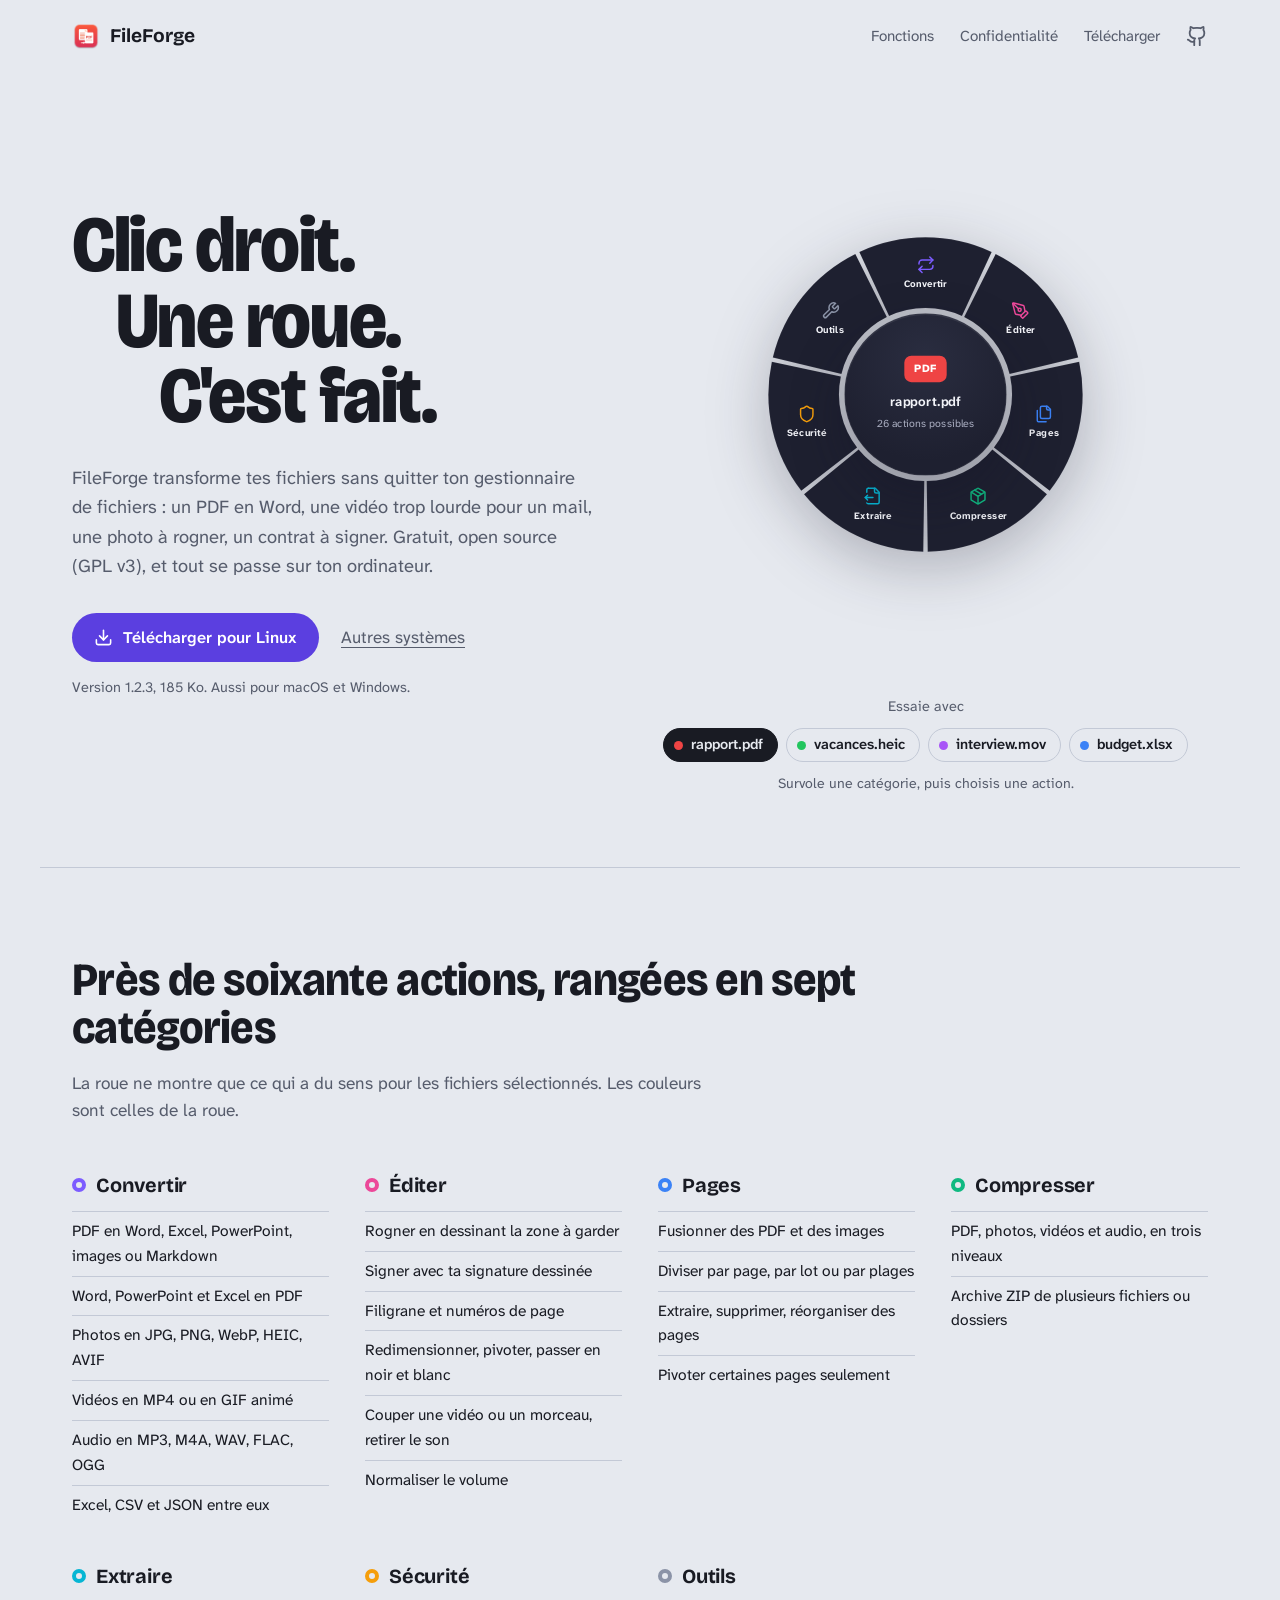
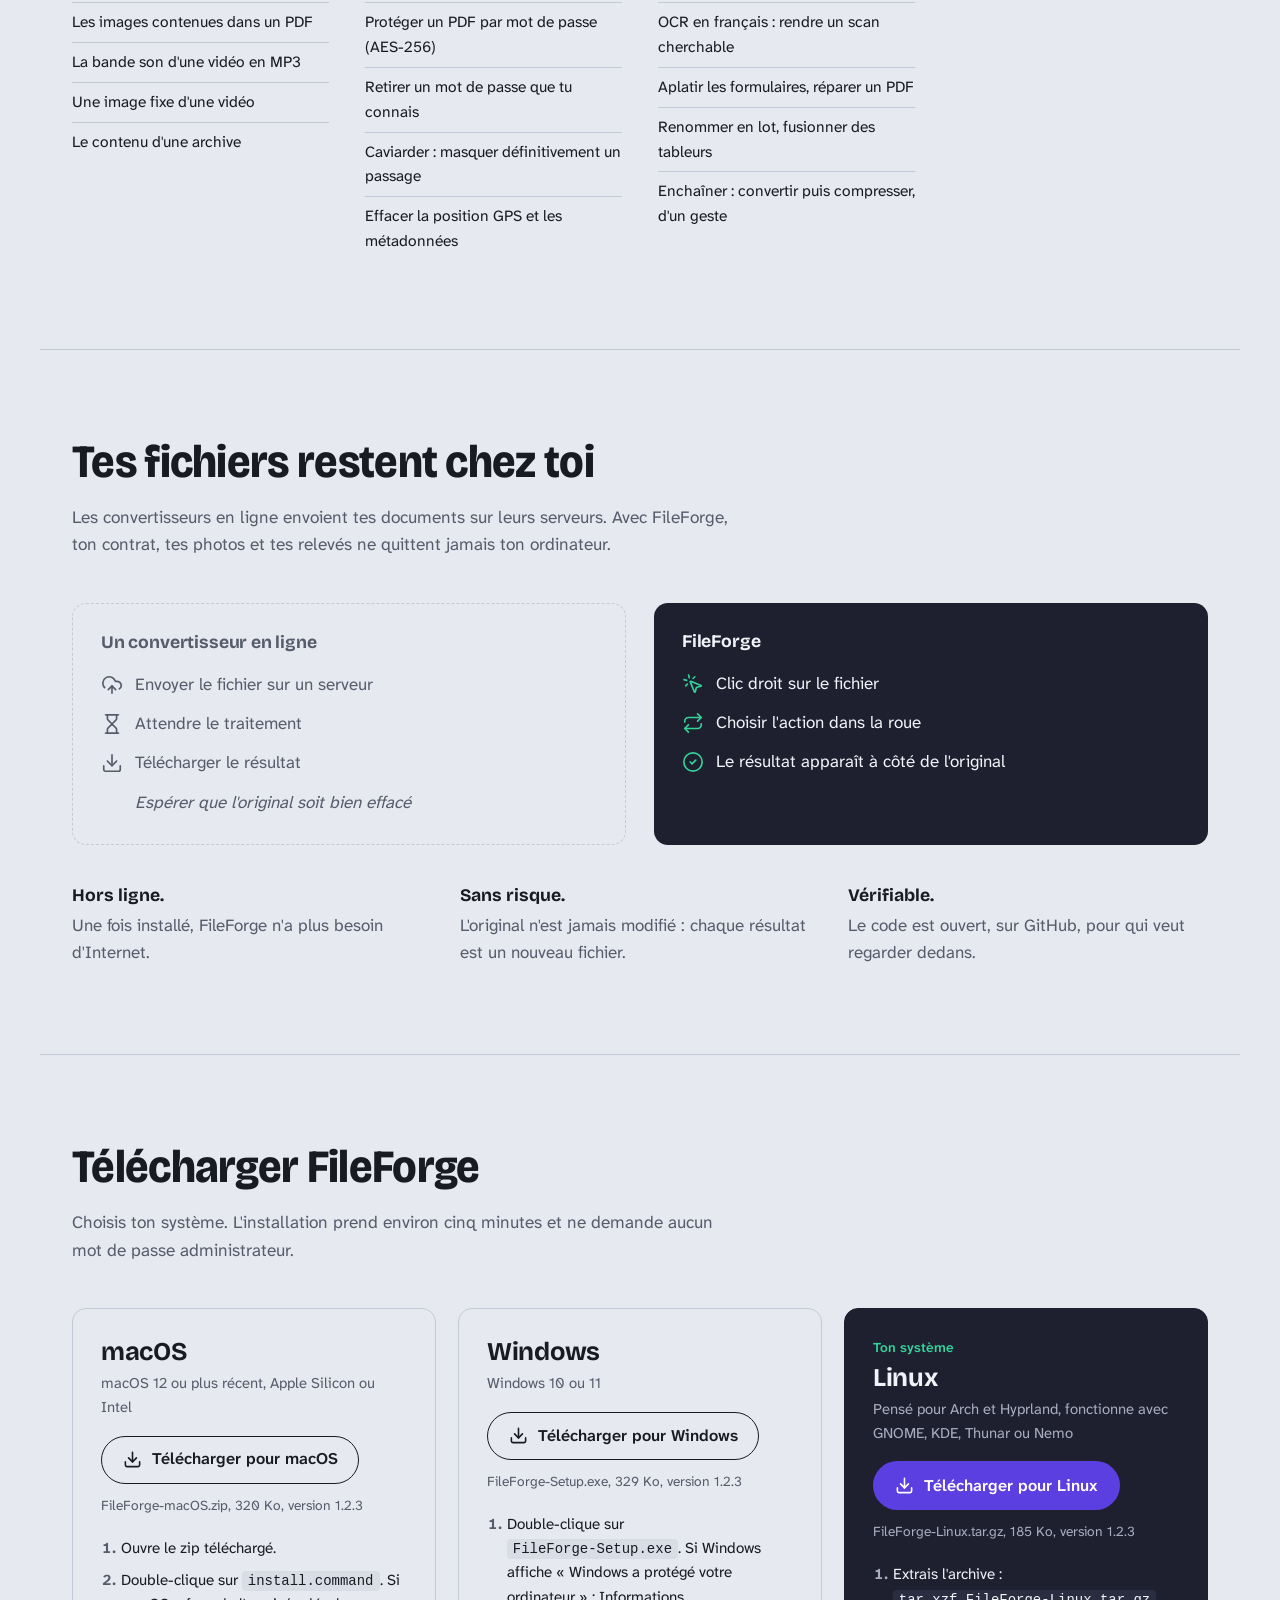
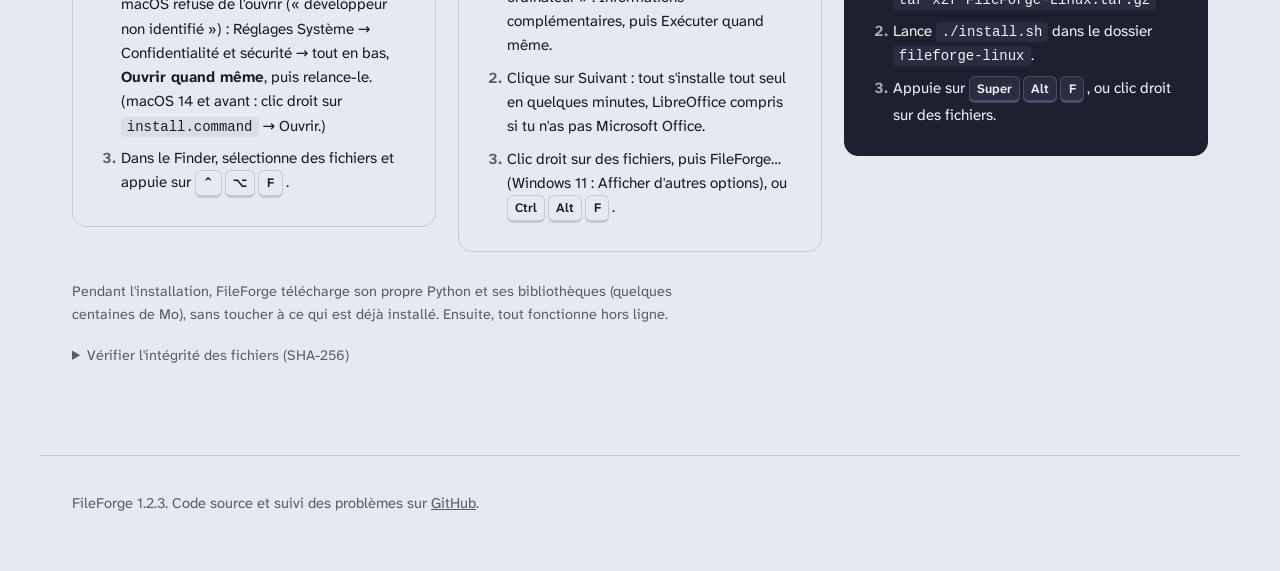
<file: index.html>
<!doctype html>
<html lang="fr">
<head>
<meta charset="utf-8">
<meta name="viewport" content="width=device-width, initial-scale=1">
<title>FileForge</title>
<meta name="description" content="Convertir, compresser, rogner, signer : FileForge s'ouvre en roue d'un clic droit sur tes fichiers. Gratuit, open source (GPL v3), et rien ne quitte ton ordinateur. Pour macOS, Windows et Linux.">
<meta name="theme-color" content="#E6E9EF" media="(prefers-color-scheme: light)">
<meta name="theme-color" content="#15161D" media="(prefers-color-scheme: dark)">
<meta property="og:title" content="FileForge">
<meta property="og:description" content="Clic droit, une roue, c'est fait. La boîte à outils de fichiers qui reste sur ton ordinateur.">
<meta property="og:type" content="website">
<meta property="og:image" content="/assets/icon-256.png">
<link rel="icon" type="image/png" href="assets/favicon.png">
<link rel="apple-touch-icon" href="assets/apple-touch-icon.png">
<link rel="preload" href="assets/fonts/bricolage-grotesque.woff2" as="font" type="font/woff2" crossorigin>
<link rel="preload" href="assets/fonts/atkinson-hyperlegible-next.woff2" as="font" type="font/woff2" crossorigin>
<link rel="stylesheet" href="assets/site.css">
</head>
<body>
<a class="skip" href="#contenu">Aller au contenu</a>

<header class="top">
  <a class="brand" href="./" aria-label="FileForge, accueil">
    <img src="assets/favicon.png" alt="" width="28" height="28">
    <span>FileForge</span>
  </a>
  <nav aria-label="Principale">
    <a href="#fonctions">Fonctions</a>
    <a href="#confidentialite">Confidentialité</a>
    <a href="#telecharger">Télécharger</a>
    <a class="gh" href="https://github.com/Tototra/FileForge" aria-label="Code source sur GitHub" data-icon="github"></a>
  </nav>
</header>

<main id="contenu">
  <section class="hero" aria-labelledby="titre">
    <div class="hero-text">
      <h1 id="titre"><span>Clic droit.</span> <span>Une roue.</span> <span>C'est fait.</span></h1>
      <p class="lead">FileForge transforme tes fichiers sans quitter ton gestionnaire de fichiers&nbsp;: un PDF en Word, une vidéo trop lourde pour un mail, une photo à rogner, un contrat à signer. Gratuit, open source (GPL v3), et tout se passe sur ton ordinateur.</p>
      <div class="cta">
        <a class="btn" id="hero-dl" href="#telecharger">Télécharger FileForge</a>
        <a class="quiet" id="hero-other" href="#telecharger">Voir tous les systèmes</a>
      </div>
      <p class="fine" id="hero-meta">macOS, Windows et Linux</p>
    </div>

    <figure class="demo" aria-label="Démonstration de la roue FileForge">
      <div class="wheel-frame" id="wheel-frame">
        <div class="wheel-stage" id="stage"></div>
      </div>
      <figcaption>
        <span class="try" id="try-label">Essaie avec</span>
        <div class="files" role="radiogroup" aria-labelledby="try-label" id="file-picker"></div>
        <p class="hint" id="hint">Survole une catégorie, puis choisis une action.</p>
      </figcaption>
    </figure>
  </section>

  <section class="features" id="fonctions" aria-labelledby="t-fonctions">
    <h2 id="t-fonctions">Près de soixante actions, rangées en sept catégories</h2>
    <p class="section-lead">La roue ne montre que ce qui a du sens pour les fichiers sélectionnés. Les couleurs sont celles de la roue.</p>
    <div class="cat-grid">
      <article class="cat" style="--c:#7c5cff">
        <h3>Convertir</h3>
        <ul>
          <li>PDF en Word, Excel, PowerPoint, images ou Markdown</li>
          <li>Word, PowerPoint et Excel en PDF</li>
          <li>Photos en JPG, PNG, WebP, HEIC, AVIF</li>
          <li>Vidéos en MP4 ou en GIF animé</li>
          <li>Audio en MP3, M4A, WAV, FLAC, OGG</li>
          <li>Excel, CSV et JSON entre eux</li>
        </ul>
      </article>
      <article class="cat" style="--c:#ec4899">
        <h3>Éditer</h3>
        <ul>
          <li>Rogner en dessinant la zone à garder</li>
          <li>Signer avec ta signature dessinée</li>
          <li>Filigrane et numéros de page</li>
          <li>Redimensionner, pivoter, passer en noir et blanc</li>
          <li>Couper une vidéo ou un morceau, retirer le son</li>
          <li>Normaliser le volume</li>
        </ul>
      </article>
      <article class="cat" style="--c:#3b82f6">
        <h3>Pages</h3>
        <ul>
          <li>Fusionner des PDF et des images</li>
          <li>Diviser par page, par lot ou par plages</li>
          <li>Extraire, supprimer, réorganiser des pages</li>
          <li>Pivoter certaines pages seulement</li>
        </ul>
      </article>
      <article class="cat" style="--c:#10b981">
        <h3>Compresser</h3>
        <ul>
          <li>PDF, photos, vidéos et audio, en trois niveaux</li>
          <li>Archive ZIP de plusieurs fichiers ou dossiers</li>
        </ul>
      </article>
      <article class="cat" style="--c:#06b6d4">
        <h3>Extraire</h3>
        <ul>
          <li>Les images contenues dans un PDF</li>
          <li>La bande son d'une vidéo en MP3</li>
          <li>Une image fixe d'une vidéo</li>
          <li>Le contenu d'une archive</li>
        </ul>
      </article>
      <article class="cat" style="--c:#f59e0b">
        <h3>Sécurité</h3>
        <ul>
          <li>Protéger un PDF par mot de passe (AES-256)</li>
          <li>Retirer un mot de passe que tu connais</li>
          <li>Caviarder : masquer définitivement un passage</li>
          <li>Effacer la position GPS et les métadonnées</li>
        </ul>
      </article>
      <article class="cat" style="--c:#8b93a7">
        <h3>Outils</h3>
        <ul>
          <li>OCR en français : rendre un scan cherchable</li>
          <li>Aplatir les formulaires, réparer un PDF</li>
          <li>Renommer en lot, fusionner des tableurs</li>
          <li>Enchaîner : convertir puis compresser, d'un geste</li>
        </ul>
      </article>
    </div>
  </section>

  <section class="privacy" id="confidentialite" aria-labelledby="t-privacy">
    <h2 id="t-privacy">Tes fichiers restent chez toi</h2>
    <p class="section-lead">Les convertisseurs en ligne envoient tes documents sur leurs serveurs. Avec FileForge, ton contrat, tes photos et tes relevés ne quittent jamais ton ordinateur.</p>
    <div class="flows">
      <div class="flow flow-web">
        <h3>Un convertisseur en ligne</h3>
        <ol>
          <li data-icon="cloud-upload">Envoyer le fichier sur un serveur</li>
          <li data-icon="hourglass">Attendre le traitement</li>
          <li data-icon="download">Télécharger le résultat</li>
          <li class="doubt">Espérer que l'original soit bien effacé</li>
        </ol>
      </div>
      <div class="flow flow-ff">
        <h3>FileForge</h3>
        <ol>
          <li data-icon="mouse-pointer-click">Clic droit sur le fichier</li>
          <li data-icon="repeat">Choisir l'action dans la roue</li>
          <li data-icon="circle-check">Le résultat apparaît à côté de l'original</li>
        </ol>
      </div>
    </div>
    <ul class="facts">
      <li><strong>Hors ligne.</strong> Une fois installé, FileForge n'a plus besoin d'Internet.</li>
      <li><strong>Sans risque.</strong> L'original n'est jamais modifié : chaque résultat est un nouveau fichier.</li>
      <li><strong>Vérifiable.</strong> Le code est ouvert, sur GitHub, pour qui veut regarder dedans.</li>
    </ul>
  </section>

  <section class="download" id="telecharger" aria-labelledby="t-dl">
    <h2 id="t-dl">Télécharger FileForge</h2>
    <p class="section-lead" id="dl-lead">Choisis ton système. L'installation prend environ cinq minutes et ne demande aucun mot de passe administrateur.</p>
    <div class="os-list" id="os-list">
      <article class="os" data-os="macos" aria-labelledby="os-mac">
        <header>
          <h3 id="os-mac">macOS</h3>
          <p class="req">macOS 12 ou plus récent, Apple Silicon ou Intel</p>
          <p class="yours" hidden>Ton système</p>
        </header>
        <a class="btn" href="downloads/FileForge-macOS.zip" download data-file="macos">Télécharger pour macOS</a>
        <p class="file" data-meta="macos">FileForge-macOS.zip</p>
        <ol class="steps">
          <li>Ouvre le zip téléchargé.</li>
          <li>Double-clique sur <code>install.command</code>. Si macOS refuse de l'ouvrir (« développeur non identifié ») : Réglages Système → Confidentialité et sécurité → tout en bas, <strong>Ouvrir quand même</strong>, puis relance-le. (macOS 14 et avant : clic droit sur <code>install.command</code> → Ouvrir.)</li>
          <li>Dans le Finder, sélectionne des fichiers et appuie sur <kbd>⌃</kbd><kbd>⌥</kbd><kbd>F</kbd>.</li>
        </ol>
      </article>
      <article class="os" data-os="windows" aria-labelledby="os-win">
        <header>
          <h3 id="os-win">Windows</h3>
          <p class="req">Windows 10 ou 11</p>
          <p class="yours" hidden>Ton système</p>
        </header>
        <a class="btn" href="downloads/FileForge-Setup.exe" download data-file="windows">Télécharger pour Windows</a>
        <p class="file" data-meta="windows">FileForge-Setup.exe</p>
        <ol class="steps">
          <li>Double-clique sur <code>FileForge-Setup.exe</code>. Si Windows affiche « Windows a protégé votre ordinateur » : Informations complémentaires, puis Exécuter quand même.</li>
          <li>Clique sur Suivant : tout s'installe tout seul en quelques minutes, LibreOffice compris si tu n'as pas Microsoft Office.</li>
          <li>Clic droit sur des fichiers, puis FileForge… (Windows 11 : Afficher d'autres options), ou <kbd>Ctrl</kbd><kbd>Alt</kbd><kbd>F</kbd>.</li>
        </ol>
      </article>
      <article class="os" data-os="linux" aria-labelledby="os-linux">
        <header>
          <h3 id="os-linux">Linux</h3>
          <p class="req">Pensé pour Arch et Hyprland, fonctionne avec GNOME, KDE, Thunar ou Nemo</p>
          <p class="yours" hidden>Ton système</p>
        </header>
        <a class="btn" href="downloads/FileForge-Linux.tar.gz" download data-file="linux">Télécharger pour Linux</a>
        <p class="file" data-meta="linux">FileForge-Linux.tar.gz</p>
        <ol class="steps">
          <li>Extrais l'archive : <code>tar xzf FileForge-Linux.tar.gz</code></li>
          <li>Lance <code>./install.sh</code> dans le dossier <code>fileforge-linux</code>.</li>
          <li>Appuie sur <kbd>Super</kbd><kbd>Alt</kbd><kbd>F</kbd>, ou clic droit sur des fichiers.</li>
        </ol>
      </article>
    </div>
    <p class="fine note">Pendant l'installation, FileForge télécharge son propre Python et ses bibliothèques (quelques centaines de Mo), sans toucher à ce qui est déjà installé. Ensuite, tout fonctionne hors ligne.</p>
    <details class="checksums">
      <summary>Vérifier l'intégrité des fichiers (SHA-256)</summary>
      <dl id="sums"><dt>Chargement…</dt></dl>
    </details>
  </section>
</main>

<footer class="bottom">
  <p><span id="version">FileForge</span>. Code source et suivi des problèmes sur <a href="https://github.com/Tototra/FileForge">GitHub</a>.</p>
</footer>

<script src="assets/wheel-data.js"></script>
<script src="assets/site.js"></script>
</body>
</html>
</file>
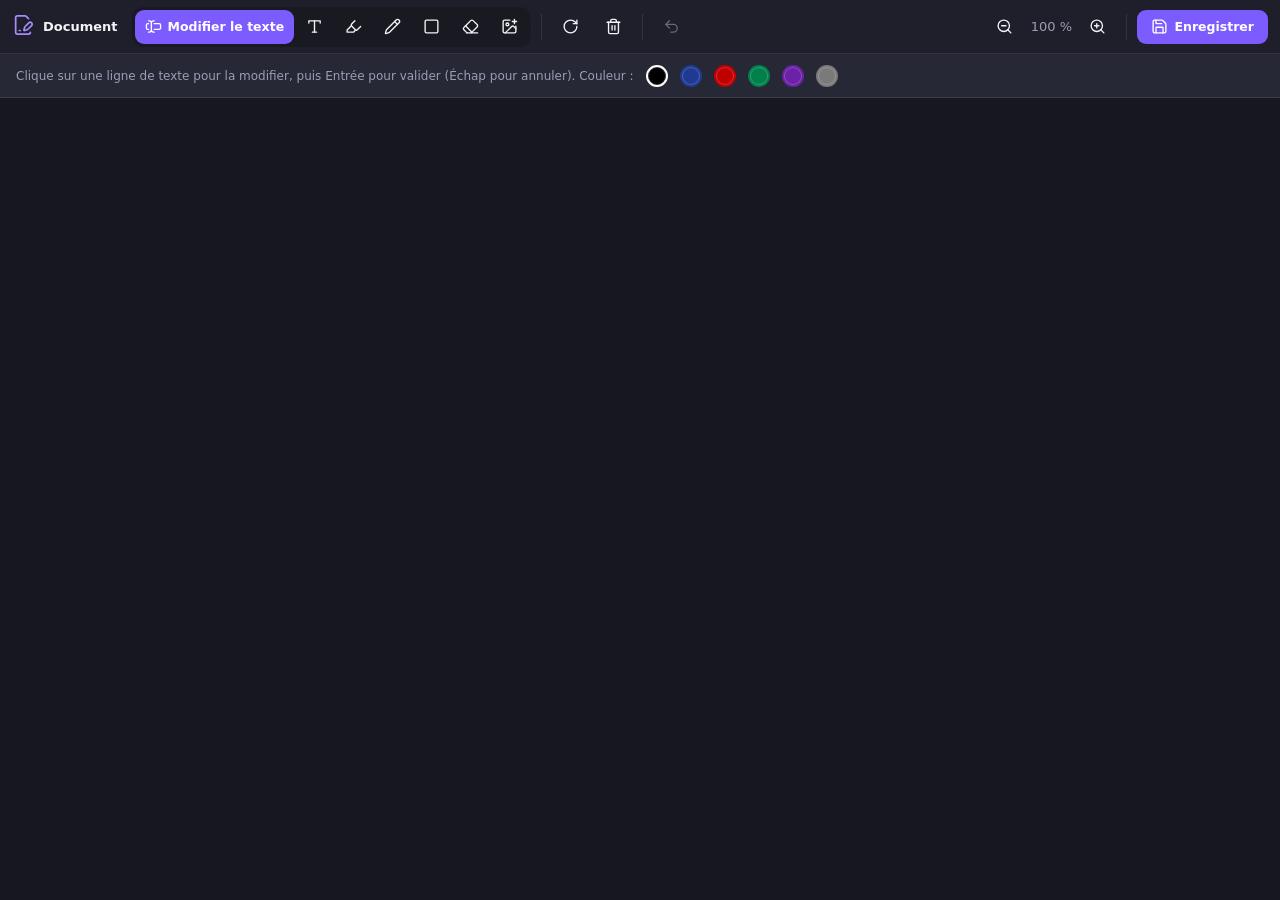
<file: src/editor.html>
<!doctype html>
<html lang="fr">
<head>
<meta charset="utf-8">
<title>FileForge — Éditeur PDF</title>
<script src="lucide.min.js"></script>
<style>
:root{--bg:#16171f;--panel:#1e1f2a;--panel2:#262836;--line:rgba(255,255,255,.09);--txt:#f2f2f7;--mut:#9d9db3;--acc:#7c5cff;--acc2:#a78bfa}
*{box-sizing:border-box}
html,body{margin:0;height:100%;background:var(--bg);color:var(--txt);
  font:13px "Segoe UI Variable Text","Segoe UI",-apple-system,system-ui,sans-serif;overflow:hidden;-webkit-user-select:none;user-select:none}
header{height:54px;display:flex;align-items:center;gap:6px;padding:0 12px;background:var(--panel);border-bottom:1px solid var(--line)}
.brand{display:flex;align-items:center;gap:9px;min-width:0;margin-right:8px}
.brand b{font-size:13px;font-weight:650;white-space:nowrap;overflow:hidden;text-overflow:ellipsis;max-width:260px}
.brand i{font-style:normal;color:var(--mut);font-size:11px}
.grp{display:flex;gap:2px;padding:3px;border-radius:11px;background:rgba(0,0,0,.18)}
.sep{width:1px;height:26px;background:var(--line);margin:0 4px}
button{all:unset;cursor:pointer;display:flex;align-items:center;gap:6px;height:34px;padding:0 10px;border-radius:9px;color:var(--txt);
  font-size:12.5px;font-weight:550;white-space:nowrap}
button:hover{background:rgba(255,255,255,.07)}
button.on{background:var(--acc);color:#fff}
button:disabled{opacity:.35;cursor:default;background:none}
button svg{flex:none}
.primary{background:var(--acc);color:#fff;padding:0 14px}
.brand{flex:0 1 auto}
@media (max-width:1480px){ #tools button:not(.on) span, #b-rot span, #b-del span, #b-undo span{display:none} .brand b{max-width:170px} }
@media (max-width:980px){ #tools button span, .brand div{display:none} }
.primary:hover{background:#8b6dff}
.spacer{flex:1}
.zoom{min-width:44px;text-align:center;color:var(--mut);font-variant-numeric:tabular-nums}
#opts{height:44px;display:flex;align-items:center;gap:12px;padding:0 16px;background:var(--panel2);border-bottom:1px solid var(--line);color:var(--mut)}
#opts .hint{font-size:12px}
.sw{width:22px;height:22px;border-radius:50%;cursor:pointer;border:2px solid transparent;box-shadow:inset 0 0 0 1px rgba(255,255,255,.2)}
.sw.on{border-color:#fff}
select{background:var(--panel);color:var(--txt);border:1px solid var(--line);border-radius:7px;padding:4px 6px;font:inherit}
.seg{display:flex;gap:2px;background:rgba(0,0,0,.2);padding:2px;border-radius:8px}
.seg button{height:26px;padding:0 9px;font-size:12px}
#view{position:absolute;top:98px;left:0;right:0;bottom:0;overflow:auto;padding:28px 0 60px}
.page{position:relative;margin:0 auto 26px;background:#fff;box-shadow:0 10px 30px rgba(0,0,0,.45);border-radius:2px}
.page img{position:absolute;inset:0;width:100%;height:100%;display:block}
.page .ov{position:absolute;inset:0;touch-action:none}
.page .num{position:absolute;left:0;right:0;bottom:-20px;text-align:center;color:var(--mut);font-size:11px}
.page.cur{outline:2px solid rgba(124,92,255,.55);outline-offset:3px}
.tool-edit .ov{cursor:text}
.tool-addtext .ov{cursor:copy}
.tool-highlight .ov,.tool-rect .ov,.tool-whiteout .ov,.tool-draw .ov,.tool-image .ov{cursor:crosshair}
.ln{position:absolute;border-radius:2px;outline:1px dashed transparent}
.tool-edit .ln:hover{outline-color:rgba(124,92,255,.8);background:rgba(124,92,255,.08)}
.box{position:absolute;min-width:30px;outline:2px solid var(--acc);background:#fff;color:#000;white-space:pre;line-height:1.18;
  -webkit-user-select:text;user-select:text;padding:0 1px;z-index:5}
.box:focus{outline-color:var(--acc2)}
.drag{position:absolute;border:1.5px dashed var(--acc);background:rgba(124,92,255,.12);pointer-events:none}
.drag.hl{background:rgba(255,212,0,.35);border-color:#d4a000}
.drag.wo{background:#fff;border-color:#888}
svg.ink{position:absolute;inset:0;width:100%;height:100%;pointer-events:none}
#toast{position:fixed;left:50%;bottom:22px;transform:translateX(-50%) translateY(20px);opacity:0;transition:.2s;
  background:#2c2e3e;border:1px solid var(--line);padding:10px 16px;border-radius:12px;box-shadow:0 10px 30px rgba(0,0,0,.4);
  display:flex;align-items:center;gap:12px;z-index:50}
#toast.in{opacity:1;transform:translateX(-50%)}
#toast button{height:28px;font-size:12px;background:rgba(255,255,255,.08)}
.modal{position:fixed;inset:0;background:rgba(10,10,16,.6);display:none;align-items:center;justify-content:center;z-index:60}
.modal.in{display:flex}
.card{background:var(--panel);border:1px solid var(--line);border-radius:16px;padding:22px;width:360px;box-shadow:0 20px 60px rgba(0,0,0,.5)}
.card h3{margin:0 0 6px;font-size:15px}
.card p{margin:0 0 14px;color:var(--mut);font-size:12.5px;line-height:1.45}
.card input{width:100%;padding:10px 12px;border-radius:10px;border:1px solid var(--line);background:rgba(0,0,0,.3);color:var(--txt);font:inherit;outline:none;-webkit-user-select:text;user-select:text}
.card .row{display:flex;gap:8px;justify-content:flex-end;margin-top:14px}
#busy{position:fixed;top:60px;right:16px;color:var(--mut);font-size:11.5px;display:none;align-items:center;gap:6px}
#busy.in{display:flex}
</style>
</head>
<body class="tool-edit">
<header>
  <div class="brand"><span id="logo"></span><div><b id="fname">Document</b><br><i id="pinfo"></i></div></div>
  <div class="grp" id="tools">
    <button data-t="edit" class="on" title="Modifier le texte existant (clic sur une ligne)"></button>
    <button data-t="addtext" title="Ajouter du texte (clic sur la page)"></button>
    <button data-t="highlight" title="Surligner, souligner ou barrer (tracer une zone)"></button>
    <button data-t="draw" title="Dessiner à main levée"></button>
    <button data-t="rect" title="Encadrer une zone"></button>
    <button data-t="whiteout" title="Effacer une zone (remplie de blanc, contenu supprimé)"></button>
    <button data-t="image" title="Insérer une image (puis cliquer sur la page)"></button>
  </div>
  <div class="sep"></div>
  <button id="b-rot" title="Pivoter la page courante"></button>
  <button id="b-del" title="Supprimer la page courante"></button>
  <div class="sep"></div>
  <button id="b-undo" title="Annuler (Ctrl+Z)" disabled></button>
  <div class="spacer"></div>
  <button id="b-zo" title="Dézoomer"></button><span class="zoom" id="zl">100 %</span><button id="b-zi" title="Zoomer"></button>
  <div class="sep"></div>
  <button id="b-save" class="primary" title="Enregistrer une copie modifiée (Ctrl+S)"></button>
</header>
<div id="opts"></div>
<div id="busy"></div>
<main id="view"></main>
<div id="toast"></div>
<div class="modal" id="m-pass"><div class="card"><h3>Document protégé</h3><p>Ce PDF est protégé par un mot de passe. Saisis-le pour l'ouvrir.</p>
  <input id="pw" type="password" autocomplete="off"><div class="row"><button id="pw-ok" class="primary">Ouvrir</button></div></div></div>
<script>
const $ = s => document.querySelector(s);
const api = () => window.pywebview.api;
function icon(n, s = 17){ try{ const p = n.split('-').map(w => w[0].toUpperCase() + w.slice(1)).join('');
  const e = lucide.createElement(lucide.icons[p]); e.setAttribute('width', s); e.setAttribute('height', s); e.setAttribute('stroke-width', '1.9'); return e.outerHTML }catch(e){ return '' } }
const TOOLS = {edit:['text-cursor-input','Modifier le texte'], addtext:['type','Ajouter du texte'], highlight:['highlighter','Surligner'],
  draw:['pencil','Dessiner'], rect:['square','Cadre'], whiteout:['eraser','Effacer'], image:['image-plus','Image']};
const COLORS = {text:['#000000','#1f3a93','#c00000','#00804a','#6b21a8','#7a7a7a'], hl:['#ffd400','#7cf08c','#7cd3ff','#ff9de2','#ffb066'],
  draw:['#0050ff','#e11d48','#000000','#00a86b','#ff8a00']};
const S = {info:null, zoom:1, tool:'edit', color:'#000000', hlColor:'#ffd400', drawColor:'#0050ff', size:12, width:2, hlStyle:'highlight',
  pages:[], cur:0, ops:0, editing:null, pendingImage:null, busy:0};

/* ───────── barre d'outils ───────── */
$('#logo').innerHTML = icon('file-pen-line', 22).replace('<svg', '<svg style="color:#a78bfa"');
document.querySelectorAll('#tools button').forEach(b => { const [ic, lab] = TOOLS[b.dataset.t]; b.innerHTML = icon(ic) + `<span>${lab}</span>`; b.onclick = () => setTool(b.dataset.t) });
$('#b-rot').innerHTML = icon('rotate-cw') + '<span>Pivoter</span>'; $('#b-del').innerHTML = icon('trash-2') + '<span>Supprimer</span>';
$('#b-undo').innerHTML = icon('undo-2') + '<span>Annuler</span>'; $('#b-zo').innerHTML = icon('zoom-out'); $('#b-zi').innerHTML = icon('zoom-in');
$('#b-save').innerHTML = icon('save') + '<span>Enregistrer</span>';

function setTool(t){
  commitEdit(); S.tool = t; S.pendingImage = t === 'image' ? S.pendingImage : null;
  document.body.className = 'tool-' + t;
  document.querySelectorAll('#tools button').forEach(b => b.classList.toggle('on', b.dataset.t === t));
  renderOpts(); S.pages.forEach(p => drawLines(p));
  if(t === 'image' && !S.pendingImage) pickImage();
}
function swatches(list, cur, key){
  return list.map(c => `<span class="sw${c === cur ? ' on' : ''}" data-c="${c}" data-k="${key}" style="background:${c}"></span>`).join('');
}
function renderOpts(){
  const o = $('#opts'); const t = S.tool;
  const sizes = [8,9,10,11,12,14,16,18,20,24,28,32,40].map(v => `<option${v == S.size ? ' selected' : ''}>${v}</option>`).join('');
  if(t === 'edit') o.innerHTML = `<span class="hint">Clique sur une ligne de texte pour la modifier, puis Entrée pour valider (Échap pour annuler). Couleur :</span>${swatches(COLORS.text, S.color, 'color')}`;
  else if(t === 'addtext') o.innerHTML = `<span class="hint">Clique où placer le texte.</span>${swatches(COLORS.text, S.color, 'color')}
    <select id="o-size">${sizes}</select><span class="hint">pt</span><div class="seg"><button id="o-b" class="${S.bold ? 'on' : ''}"><b>G</b></button><button id="o-i" class="${S.italic ? 'on' : ''}"><i>I</i></button></div>`;
  else if(t === 'highlight') o.innerHTML = `<div class="seg">${[['highlight','Surligner'],['underline','Souligner'],['strike','Barrer']].map(([k, l]) =>
    `<button data-hs="${k}" class="${S.hlStyle === k ? 'on' : ''}">${l}</button>`).join('')}</div>${swatches(COLORS.hl, S.hlColor, 'hlColor')}<span class="hint">Trace une zone sur le texte.</span>`;
  else if(t === 'draw' || t === 'rect') o.innerHTML = `${swatches(COLORS.draw, S.drawColor, 'drawColor')}<select id="o-w">${[1,2,3,5,8].map(v => `<option${v == S.width ? ' selected' : ''} value="${v}">${v} px</option>`).join('')}</select>
    <span class="hint">${t === 'draw' ? 'Dessine en maintenant le clic.' : 'Trace le cadre.'}</span>`;
  else if(t === 'whiteout') o.innerHTML = `<span class="hint">Trace la zone à effacer : son contenu est réellement supprimé et remplacé par du blanc.</span>`;
  else if(t === 'image') o.innerHTML = `<span class="hint">${S.pendingImage ? `« ${esc(S.pendingImage.name)} » : clique sur la page pour la placer (ou trace sa taille).` : 'Choisis une image…'}</span><button id="o-pick">Choisir une autre image</button>`;
  o.querySelectorAll('.sw').forEach(e => e.onclick = () => { S[e.dataset.k] = e.dataset.c; renderOpts() });
  o.querySelectorAll('[data-hs]').forEach(e => e.onclick = () => { S.hlStyle = e.dataset.hs; renderOpts() });
  const sz = $('#o-size'); if(sz) sz.onchange = () => S.size = +sz.value;
  const w = $('#o-w'); if(w) w.onchange = () => S.width = +w.value;
  const ob = $('#o-b'); if(ob) ob.onclick = () => { S.bold = !S.bold; renderOpts() };
  const oi = $('#o-i'); if(oi) oi.onclick = () => { S.italic = !S.italic; renderOpts() };
  const op = $('#o-pick'); if(op) op.onclick = pickImage;
}
function esc(s){ return String(s ?? '').replace(/[&<>"]/g, c => ({'&':'&amp;','<':'&lt;','>':'&gt;','"':'&quot;'}[c])) }

/* ───────── pages ───────── */
async function load(){
  let info = await api().info();
  if(info.needs_pass){ info = await askPassword(); if(!info) return }
  S.info = info; $('#fname').textContent = info.name;
  const maxw = Math.max(...info.pages.map(p => p.w));
  S.zoom = Math.max(0.5, Math.min(1.25, ($('#view').clientWidth - 90) / maxw));
  build();
}
function build(){
  const v = $('#view'); v.innerHTML = ''; S.pages = [];
  S.info.pages.forEach((p, i) => {
    const d = document.createElement('div'); d.className = 'page'; d.dataset.i = i;
    d.innerHTML = `<img alt=""><div class="ov"></div><div class="num">Page ${i + 1} / ${S.info.pages.length}</div>`;
    v.appendChild(d);
    const P = {i, el:d, img:d.querySelector('img'), ov:d.querySelector('.ov'), w:p.w, h:p.h, lines:[], z:0};
    sizePage(P); bindPage(P); S.pages.push(P); io.observe(d);
  });
  $('#pinfo').textContent = `${S.info.pages.length} page${S.info.pages.length > 1 ? 's' : ''}`;
  $('#b-undo').disabled = !S.info.can_undo; $('#zl').textContent = Math.round(S.zoom * 100) + ' %';
  setCur(Math.min(S.cur, S.pages.length - 1));
}
function sizePage(P){ P.el.style.width = P.w * S.zoom + 'px'; P.el.style.height = P.h * S.zoom + 'px' }
const io = new IntersectionObserver(es => es.forEach(e => { if(e.isIntersecting){ const P = S.pages[+e.target.dataset.i]; if(P && P.z !== S.zoom) renderPage(P) } }), {root:document.getElementById('view'), rootMargin:'600px'});
async function renderPage(P){
  P.z = S.zoom; busy(1);
  try{
    const r = await api().render(P.i, S.zoom * (window.devicePixelRatio || 1));
    if(r.error){ toast('Erreur : ' + esc(r.error)); return }
    P.img.src = r.img; P.lines = r.lines; P.w = r.w; P.h = r.h; sizePage(P); drawLines(P);
  }finally{ busy(-1) }
}
function rerender(pages){ (pages || S.pages).forEach(P => { P.z = 0; renderPage(P) }) }
function drawLines(P){
  P.ov.querySelectorAll('.ln').forEach(e => e.remove());
  if(S.tool !== 'edit') return;
  for(const l of P.lines){
    const [x0, y0, x1, y1] = l.bbox, e = document.createElement('div'); e.className = 'ln'; e.dataset.id = l.id;
    Object.assign(e.style, {left:x0 * S.zoom + 'px', top:y0 * S.zoom + 'px', width:(x1 - x0) * S.zoom + 'px', height:(y1 - y0) * S.zoom + 'px'});
    P.ov.appendChild(e);
  }
}
function setCur(i){ S.cur = i; S.pages.forEach(P => P.el.classList.toggle('cur', P.i === i && S.pages.length > 1)) }
function busy(d){ S.busy += d; const b = $('#busy'); b.classList.toggle('in', S.busy > 0); b.innerHTML = icon('loader-circle', 14) + 'Mise à jour…' }

/* ───────── interactions ───────── */
function pt(P, e){ const r = P.ov.getBoundingClientRect(); return [(e.clientX - r.left) / S.zoom, (e.clientY - r.top) / S.zoom] }
function bindPage(P){
  let start = null, prev = null, path = null, svg = null;
  // le clic ne doit pas retirer le focus de la zone de saisie qu'on vient d'ouvrir
  P.ov.addEventListener('mousedown', e => { if(!e.target.closest('.box')) e.preventDefault() });
  P.ov.addEventListener('pointerdown', e => {
    if(e.target.closest('.box')) return;
    setCur(P.i); const [x, y] = pt(P, e);
    if(S.tool === 'edit'){
      const ln = e.target.closest('.ln'); commitEdit();
      if(ln) startEdit(P, P.lines[+ln.dataset.id]);
      return;
    }
    if(S.tool === 'addtext'){ commitEdit(); startAdd(P, x, y); e.preventDefault(); return }
    commitEdit();
    if(S.tool === 'image' && !S.pendingImage){ pickImage(); return }
    start = [x, y]; try{ P.ov.setPointerCapture(e.pointerId) }catch(_){}
    if(S.tool === 'draw'){
      path = [[x, y]]; svg = document.createElementNS('http://www.w3.org/2000/svg', 'svg'); svg.setAttribute('class', 'ink');
      svg.innerHTML = `<polyline fill="none" stroke="${S.drawColor}" stroke-width="${S.width * S.zoom}" stroke-linecap="round" stroke-linejoin="round"/>`;
      P.ov.appendChild(svg);
    }else{
      prev = document.createElement('div'); prev.className = 'drag' + (S.tool === 'highlight' ? ' hl' : S.tool === 'whiteout' ? ' wo' : '');
      P.ov.appendChild(prev); moveRect(prev, start, start);
    }
  });
  P.ov.addEventListener('pointermove', e => {
    if(!start) return; const p = pt(P, e);
    if(path){ path.push(p); svg.firstChild.setAttribute('points', path.map(([a, b]) => `${a * S.zoom},${b * S.zoom}`).join(' ')) }
    else if(prev) moveRect(prev, start, p);
  });
  const end = async e => {
    if(!start) return; const p = pt(P, e), s0 = start; start = null;
    if(path){ const pts = path; path = null; const el = svg; svg = null;
      if(pts.length > 1) await doOp({type:'ink', page:P.i, points:pts, color:S.drawColor, width:S.width}, [P]); el.remove(); return }
    if(prev){ prev.remove(); prev = null }
    const r = [Math.min(s0[0], p[0]), Math.min(s0[1], p[1]), Math.max(s0[0], p[0]), Math.max(s0[1], p[1])];
    const small = r[2] - r[0] < 4 || r[3] - r[1] < 4;
    if(S.tool === 'image'){
      const im = S.pendingImage, w = small ? P.w * 0.3 : r[2] - r[0], h = small ? w * im.h / im.w : r[3] - r[1];
      await doOp({type:'image', page:P.i, rect:[r[0], r[1], r[0] + w, r[1] + h], data:im.data}, [P]); return;
    }
    if(small) return;
    if(S.tool === 'highlight') await doOp({type:S.hlStyle, page:P.i, rect:r, color:S.hlColor}, [P]);
    else if(S.tool === 'rect') await doOp({type:'rect', page:P.i, rect:r, color:S.drawColor, width:S.width}, [P]);
    else if(S.tool === 'whiteout') await doOp({type:'whiteout', page:P.i, rect:r}, [P]);
  };
  P.ov.addEventListener('pointerup', end); P.ov.addEventListener('pointercancel', () => { start = null; path = null; if(prev){ prev.remove(); prev = null } if(svg){ svg.remove(); svg = null } });
}
function moveRect(el, a, b){ Object.assign(el.style, {left:Math.min(a[0], b[0]) * S.zoom + 'px', top:Math.min(a[1], b[1]) * S.zoom + 'px',
  width:Math.abs(b[0] - a[0]) * S.zoom + 'px', height:Math.abs(b[1] - a[1]) * S.zoom + 'px'}) }

function family(l){
  // la police de la ligne d'abord (« ABCDEF+Georgia-Bold » → Georgia), si elle est installée ; sinon une famille proche
  const real = (l.font || '').split('+').pop().split(/[-,]/)[0].replace(/(PS)?MT$/, '')
    .replace(/(\s+(Regular|Bold|Italic|Oblique|Light|Medium|Semibold|Black))+$/i, '').replace(/[^\w ]/g, '');
  const base = l.mono ? 'Consolas,Courier New,monospace' : l.serif ? '"Times New Roman",Georgia,serif' : 'Helvetica,Arial,"Segoe UI",sans-serif';
  return (real ? `"${real}",` : '') + base;
}
function startEdit(P, l){
  const b = document.createElement('div'); b.className = 'box'; b.contentEditable = 'plaintext-only'; b.textContent = l.text;
  const [x0, y0, x1, y1] = l.bbox;
  Object.assign(b.style, {left:x0 * S.zoom - 2 + 'px', top:y0 * S.zoom - 1 + 'px', minWidth:(x1 - x0) * S.zoom + 4 + 'px', minHeight:(y1 - y0) * S.zoom + 2 + 'px',
    fontSize:l.size * S.zoom + 'px', fontFamily:family(l), fontWeight:l.bold ? 700 : 400, fontStyle:l.italic ? 'italic' : 'normal', color:l.color});
  P.ov.appendChild(b); S.editing = {P, l, el:b, kind:'edit'}; focusEnd(b); keys(b);
}
function startAdd(P, x, y){
  const b = document.createElement('div'); b.className = 'box'; b.contentEditable = 'plaintext-only';
  Object.assign(b.style, {left:x * S.zoom + 'px', top:y * S.zoom + 'px', fontSize:S.size * S.zoom + 'px', color:S.color,
    fontFamily:family({}), fontWeight:S.bold ? 700 : 400, fontStyle:S.italic ? 'italic' : 'normal', minHeight:S.size * 1.2 * S.zoom + 'px'});
  P.ov.appendChild(b); S.editing = {P, x, y, el:b, kind:'add'}; focusEnd(b); keys(b);
}
function keys(b){
  b.addEventListener('keydown', e => {
    if(e.key === 'Enter' && !e.shiftKey){ e.preventDefault(); commitEdit() }
    else if(e.key === 'Escape'){ e.preventDefault(); cancelEdit() }
    e.stopPropagation();
  });
}
function focusEnd(b){ b.focus(); requestAnimationFrame(() => { if(document.activeElement !== b) b.focus() }); const r = document.createRange(); r.selectNodeContents(b); r.collapse(false); const s = getSelection(); s.removeAllRanges(); s.addRange(r) }
function cancelEdit(){ if(S.editing){ S.editing.el.remove(); S.editing = null } }
async function commitEdit(){
  const ed = S.editing; if(!ed) return; S.editing = null;
  const text = ed.el.innerText.replace(/\r/g, '').replace(/\u00a0/g, ' ').replace(/\n+$/, '');
  if(ed.kind === 'edit'){
    if(text !== ed.l.text) await doOp({type:'text_edit', page:ed.P.i, line:ed.l.id, text, color:S.color !== '#000000' ? S.color : null}, [ed.P]);
  }else if(text.trim()){
    await doOp({type:'text_add', page:ed.P.i, x:ed.x, y:ed.y + S.size * 0.85, text, size:S.size, color:S.color, bold:!!S.bold, italic:!!S.italic}, [ed.P]);
  }
  ed.el.remove();
}
async function doOp(op, pages){
  busy(1);
  try{
    const r = await api().do(op);
    if(!r || r.error){ toast('Modification impossible : ' + esc(r && r.error)); return false }
    S.ops++; S.info = r.info; $('#b-undo').disabled = false;
    if(op.type === 'delete_page' || op.type === 'rotate'){ build(); rerender() } else rerender(pages);
    return true;
  }finally{ busy(-1) }
}
async function undo(){
  cancelEdit(); busy(1);
  try{ const r = await api().undo(); S.ops = Math.max(0, S.ops - 1); S.info = r.info; build(); rerender() }finally{ busy(-1) }
}
async function pickImage(){
  const r = await api().pick_image();
  if(r && !r.error){ S.pendingImage = r; if(S.tool !== 'image') setTool('image'); else renderOpts() }
  else if(!S.pendingImage) setTool('edit');
}
async function save(){
  await commitEdit(); busy(1);
  try{
    const r = await api().save();
    if(r.error){ toast('Enregistrement impossible : ' + esc(r.error)); return }
    S.saved = r.path;
    toast(`${icon('circle-check', 16).replace('<svg', '<svg style="color:#22c55e"')} Enregistré : <b>${esc(r.path.split(/[\\/]/).pop())}</b>
      <button id="t-open">Ouvrir</button><button id="t-show">Afficher</button>`, 9000);
    $('#t-open').onclick = () => api().open_path(r.path); $('#t-show').onclick = () => api().reveal(r.path);
    return r.path;
  }finally{ busy(-1) }
}
let tt = null;
function toast(html, ms = 4000){ const t = $('#toast'); t.innerHTML = html; t.classList.add('in'); clearTimeout(tt); tt = setTimeout(() => t.classList.remove('in'), ms) }
function askPassword(){
  return new Promise(res => {
    $('#m-pass').classList.add('in'); const inp = $('#pw'); inp.focus();
    const go = async () => { if(await api().unlock(inp.value)){ $('#m-pass').classList.remove('in'); res(await api().info()) } else { inp.value = ''; inp.placeholder = 'Mot de passe incorrect' } };
    $('#pw-ok').onclick = go; inp.onkeydown = e => { if(e.key === 'Enter') go() };
  });
}
function setZoom(z){ S.zoom = Math.max(0.3, Math.min(4, z)); $('#zl').textContent = Math.round(S.zoom * 100) + ' %'; cancelEdit();
  S.pages.forEach(P => { sizePage(P); P.z = 0; drawLines(P) }); S.pages.forEach(P => { const r = P.el.getBoundingClientRect(); if(r.bottom > -600 && r.top < innerHeight + 600) renderPage(P) }) }
$('#b-zi').onclick = () => setZoom(S.zoom * 1.2); $('#b-zo').onclick = () => setZoom(S.zoom / 1.2);
$('#b-undo').onclick = undo; $('#b-save').onclick = save;
$('#b-rot').onclick = () => doOp({type:'rotate', page:S.cur, angle:90});
$('#b-del').onclick = () => { if(S.pages.length < 2){ toast('Impossible de supprimer la seule page.'); return } doOp({type:'delete_page', page:S.cur}) };
$('#view').addEventListener('scroll', () => {
  const mid = innerHeight / 2; let best = S.cur, d = 1e9;
  S.pages.forEach(P => { const r = P.el.getBoundingClientRect(), c = Math.abs((r.top + r.bottom) / 2 - mid); if(c < d){ d = c; best = P.i } });
  if(best !== S.cur) setCur(best);
});
document.addEventListener('keydown', e => {
  const mod = e.ctrlKey || e.metaKey;
  if(mod && e.key.toLowerCase() === 'z'){ e.preventDefault(); undo() }
  else if(mod && e.key.toLowerCase() === 's'){ e.preventDefault(); save() }
  else if(mod && (e.key === '+' || e.key === '=')){ e.preventDefault(); setZoom(S.zoom * 1.2) }
  else if(mod && e.key === '-'){ e.preventDefault(); setZoom(S.zoom / 1.2) }
});
renderOpts();

/* ───────── outils pour les tests automatiques ───────── */
window.ED = {
  state(){ return JSON.stringify({ready:!!S.info, pages:S.pages.length, rendered:S.pages.filter(P => P.z).length, ops:S.ops, busy:S.busy,
    tool:S.tool, zoom:S.zoom, saved:S.saved || null, lines:S.pages.map(P => P.lines.length)}) },
  lines(i){ return JSON.stringify(S.pages[i].lines.map(l => ({id:l.id, text:l.text}))) },
  // vrais événements souris (pointeur) sur la page, en points PDF affichés
  pointer(i, type, x, y){ const P = S.pages[i], v = $('#view');
    if(type === 'pointerdown'){ const r0 = P.ov.getBoundingClientRect(), vr = v.getBoundingClientRect(), py = r0.top + y * S.zoom;
      if(py < vr.top + 40 || py > vr.bottom - 40) v.scrollTop += py - (vr.top + vr.bottom) / 2 }
    const r = P.ov.getBoundingClientRect();
    const tgt = type === 'pointerdown' ? (document.elementFromPoint(r.left + x * S.zoom, r.top + y * S.zoom) || P.ov) : P.ov;
    tgt.dispatchEvent(new PointerEvent(type, {bubbles:true, clientX:r.left + x * S.zoom, clientY:r.top + y * S.zoom, pointerId:1, isPrimary:true})); return true },
  type(text){ if(!S.editing) return false; S.editing.el.textContent = text; return true },
  commit(){ commitEdit(); return true }, tool(t){ setTool(t); return true }, opt(k, v){ S[k] = v; renderOpts(); return true },
  image(data, w, h, name){ S.pendingImage = {data, w, h, name:name || 'image.png'}; setTool('image'); return true },
  save(){ save(); return true }, undo(){ undo(); return true }, rotate(){ $('#b-rot').click(); return true }, del(){ $('#b-del').click(); return true },
};
window.addEventListener('pywebviewready', load);
</script>
</body>
</html>
</file>
<file: assets/site.css>
/* FileForge — site de présentation */
/* Polices hébergées ici (licence SIL OFL) : aucune requête vers un service tiers */
@font-face {
  font-family: "Bricolage Grotesque"; font-style: normal; font-display: swap;
  font-weight: 200 800; font-stretch: 75% 100%;
  src: url(fonts/bricolage-grotesque.woff2) format("woff2-variations"), url(fonts/bricolage-grotesque.woff2) format("woff2");
}
@font-face {
  font-family: "Atkinson Hyperlegible Next"; font-style: normal; font-display: swap;
  font-weight: 200 800;
  src: url(fonts/atkinson-hyperlegible-next.woff2) format("woff2-variations"), url(fonts/atkinson-hyperlegible-next.woff2) format("woff2");
}
:root {
  --fog: #E6E9EF;        /* fond : brume froide, calme autour de la roue */
  --fog-deep: #D9DDE6;   /* zones secondaires */
  --line: #C3C9D6;       /* filets */
  --ink: #191B23;        /* texte */
  --slate: #565C6C;      /* texte secondaire */
  --graphite: #1E2030;   /* la roue, le système détecté */
  --graphite-2: #2A2D40;
  --on-dark: #F2F3F8;
  --on-dark-2: #A9ADC0;
  --violet: #5B3FE0;     /* action principale (couleur « Convertir » de la roue, assombrie pour le contraste) */
  --violet-hover: #4A30C4;
  --focus: #5B3FE0;
  --radius-s: 6px;
  --radius-m: 14px;
  --display: "Bricolage Grotesque", "Avenir Next", system-ui, sans-serif;
  --text: "Atkinson Hyperlegible Next", "Atkinson Hyperlegible", system-ui, sans-serif;
  color-scheme: light;
}
@media (prefers-color-scheme: dark) {
  :root:not([data-theme="light"]) {
    --fog: #15161D; --fog-deep: #1C1E28; --line: #33374A; --ink: #ECEEF5; --slate: #A3A8BC;
    --graphite: #232638; --graphite-2: #2E3248; --violet: #7C61FF; --violet-hover: #8F78FF; --focus: #9C88FF;
    color-scheme: dark;
  }
}
:root[data-theme="dark"] {
  --fog: #15161D; --fog-deep: #1C1E28; --line: #33374A; --ink: #ECEEF5; --slate: #A3A8BC;
  --graphite: #232638; --graphite-2: #2E3248; --violet: #7C61FF; --violet-hover: #8F78FF; --focus: #9C88FF;
  color-scheme: dark;
}

*, *::before, *::after { box-sizing: border-box; }
html { -webkit-text-size-adjust: 100%; scroll-behavior: smooth; }
@media (prefers-reduced-motion: reduce) { html { scroll-behavior: auto; } }
body {
  margin: 0; background: var(--fog); color: var(--ink);
  font: 400 1.0625rem/1.6 var(--text);
  -webkit-font-smoothing: antialiased;

}
img, svg { display: block; }
a { color: inherit; }
:focus-visible { outline: 3px solid var(--focus); outline-offset: 3px; border-radius: 4px; }
.skip { position: absolute; left: -999px; top: 8px; background: var(--ink); color: var(--fog); padding: 8px 14px; border-radius: var(--radius-s); z-index: 10; }
.skip:focus { left: 16px; }
code { font: 0.92em/1 ui-monospace, "SF Mono", Menlo, Consolas, monospace; background: var(--fog-deep); padding: 2px 6px; border-radius: 4px; white-space: nowrap; }
kbd {
  display: inline-block; min-width: 1.9em; padding: 2px 7px; margin-right: 3px; text-align: center;
  font: 600 0.85em/1.5 var(--text); color: var(--ink);
  background: var(--fog); border: 1px solid var(--line); border-bottom-width: 3px; border-radius: 6px;
}

/* ───── en-tête ───── */
.top {
  max-width: 1200px; margin: 0 auto; padding: 22px 32px;
  display: flex; align-items: center; justify-content: space-between; gap: 16px;
}
.brand { display: flex; align-items: center; gap: 10px; text-decoration: none; font: 700 1.2rem/1 var(--display); }
.brand img { border-radius: 7px; }
.top nav { display: flex; align-items: center; gap: 26px; }
.top nav a { text-decoration: none; color: var(--slate); font-size: 0.95rem; }
.top nav a:hover { color: var(--ink); }
.top nav .gh svg { width: 22px; height: 22px; }

/* ───── héros ───── */
.hero {
  max-width: 1200px; margin: 0 auto; padding: 40px 32px 72px;
  display: grid; grid-template-columns: minmax(0, 1fr) minmax(0, 1.08fr); gap: 48px; align-items: center;
  overflow-x: clip; /* l'éventail de la roue peut déborder sur petit écran */
}
h1 {
  margin: 0; font-family: var(--display); font-weight: 800;
  font-size: clamp(2.9rem, 6.2vw, 5.6rem); line-height: 0.95; letter-spacing: -0.018em;
  font-variation-settings: "wdth" 90, "opsz" 96;
}
h1 span { display: block; }
h1 span:nth-child(2) { padding-left: 0.55em; }
h1 span:nth-child(3) { padding-left: 1.1em; }
.lead { max-width: 33em; margin: 30px 0 0; font-size: 1.15rem; color: var(--slate); }
.cta { display: flex; flex-wrap: wrap; align-items: center; gap: 14px 22px; margin-top: 32px; }
.btn {
  display: inline-flex; align-items: center; gap: 10px; text-decoration: none;
  background: var(--violet); color: #fff; font: 600 1.02rem/1 var(--text);
  padding: 15px 22px; border-radius: 999px;
  transition: background-color .15s ease;
}
.btn:hover { background: var(--violet-hover); }
.btn svg, .gh svg, .flow li svg { stroke: currentColor; fill: none; stroke-width: 2; stroke-linecap: round; stroke-linejoin: round; }
.btn svg { width: 19px; height: 19px; }
.quiet { color: var(--slate); text-underline-offset: 4px; }
.quiet:hover { color: var(--ink); }
.fine { font-size: 0.9rem; color: var(--slate); margin: 14px 0 0; }

/* ───── la roue ───── */
.demo { margin: 0; display: flex; flex-direction: column; align-items: center; }
.wheel-frame { width: min(100%, 600px); aspect-ratio: 1; position: relative; }
.wheel-stage {
  position: absolute; left: 0; top: 0; width: 760px; height: 760px;
  transform-origin: 0 0; font-family: -apple-system, "Segoe UI", var(--text), sans-serif;
  -webkit-user-select: none; user-select: none;
}
.ring { position: absolute; inset: 0; pointer-events: none; transform-origin: 380px 380px; transition: transform .38s cubic-bezier(.2,.9,.25,1.12), opacity .24s; }
.ring.pre { transform: scale(.82) rotate(-12deg); opacity: 0; }
.ring.out { transform: scale(1.06); opacity: 0; transition-duration: .16s; }
.ring > svg { position: absolute; inset: 0; overflow: visible; filter: drop-shadow(0 18px 34px rgba(20,22,40,.28)); }
.seg { pointer-events: visiblePainted; fill: var(--graphite); stroke: rgba(255,255,255,.07); stroke-width: 1; cursor: pointer; transition: fill .14s; outline: none; }
.seg:hover, .seg.on, .seg:focus-visible { fill: var(--c); }
.seg:focus-visible { stroke: #fff; stroke-width: 2.5; }
.dim .seg { opacity: .3; }
.lbl {
  position: absolute; transform: translate(-50%, -50%); pointer-events: none;
  display: flex; flex-direction: column; align-items: center; gap: 5px; text-align: center;
  color: var(--on-dark); font-size: 12px; font-weight: 600; line-height: 1.18;
}
.lbl svg { width: 21px; height: 21px; color: var(--c); stroke: currentColor; fill: none; stroke-width: 1.9; stroke-linecap: round; stroke-linejoin: round; transition: color .14s, transform .2s; }
.lbl.on svg { color: #fff; transform: scale(1.12); }
.cats .lbl span { font-size: 11px; letter-spacing: .03em; font-weight: 700; }
.hub {
  position: absolute; border-radius: 50%; overflow: hidden;
  background: radial-gradient(circle at 50% 28%, var(--graphite-2), var(--graphite) 72%);
  border: 1px solid rgba(255,255,255,.08);
  box-shadow: 0 26px 60px rgba(20,22,40,.38), inset 0 1px 0 rgba(255,255,255,.07);
  display: flex; flex-direction: column; align-items: center; justify-content: center; text-align: center;
  padding: 22px; color: var(--on-dark); cursor: default;
  transition: transform .34s cubic-bezier(.2,.9,.25,1.25), opacity .2s;
}
.hub.pre { transform: scale(.55); opacity: 0; }
.hub .badge { font-size: 12.5px; font-weight: 800; letter-spacing: .06em; padding: 5px 11px; border-radius: 8px; background: var(--c); color: #fff; margin-bottom: 10px; }
.hub .name { font-size: 15px; font-weight: 650; }
.hub .sub { font-size: 12px; color: var(--on-dark-2); margin-top: 4px; }
.hub .big svg { width: 32px; height: 32px; color: var(--c, #fff); stroke: currentColor; fill: none; stroke-width: 1.9; stroke-linecap: round; stroke-linejoin: round; margin: 0 auto 9px; }
.hub .title { font-size: 15px; font-weight: 650; line-height: 1.25; max-width: 160px; }
.hub .note { font-size: 12px; color: var(--on-dark-2); margin-top: 6px; line-height: 1.35; max-width: 170px; }
.hub .out { font-size: 12.5px; margin-top: 6px; max-width: 170px; overflow: hidden; text-overflow: ellipsis; white-space: nowrap; }
.spin { position: absolute; border-radius: 50%; background: conic-gradient(from 0deg, transparent, #7c5cff 120deg, #ec4899 220deg, transparent 300deg);
  -webkit-mask: radial-gradient(farthest-side, transparent calc(100% - 7px), #000 calc(100% - 6px));
          mask: radial-gradient(farthest-side, transparent calc(100% - 7px), #000 calc(100% - 6px));
  animation: rot 1s linear infinite; }
@keyframes rot { to { transform: rotate(360deg); } }
.check path, .check polyline { stroke-dasharray: 40; stroke-dashoffset: 40; animation: draw .5s .1s ease forwards; }
@keyframes draw { to { stroke-dashoffset: 0; } }
@media (prefers-reduced-motion: reduce) {
  .ring, .hub, .seg { transition: none !important; }
  .spin { animation-duration: 3s; }
  .check path, .check polyline { animation: none; stroke-dashoffset: 0; }
}

figcaption { margin-top: 18px; display: flex; flex-direction: column; align-items: center; gap: 10px; }
.try { font-size: 0.9rem; color: var(--slate); }
.files { display: flex; flex-wrap: wrap; justify-content: center; gap: 8px; }
.files button {
  font: 600 0.9rem/1 var(--text); color: var(--ink); cursor: pointer;
  background: transparent; border: 1px solid var(--line); border-radius: 999px; padding: 9px 14px 9px 10px;
  display: inline-flex; align-items: center; gap: 8px;
}
.files button::before { content: ""; width: 9px; height: 9px; border-radius: 50%; background: var(--c); }
.files button[aria-checked="true"] { background: var(--ink); color: var(--fog); border-color: var(--ink); }
.files button:hover:not([aria-checked="true"]) { border-color: var(--slate); }
.hint { margin: 0; font-size: 0.88rem; color: var(--slate); min-height: 1.4em; }

/* ───── sections ───── */
section:not(.hero) { max-width: 1200px; margin: 0 auto; padding: 88px 32px; }
h2 {
  margin: 0; max-width: 18em; font: 750 clamp(2rem, 3.6vw, 2.9rem)/1.04 var(--display);
  letter-spacing: -0.015em; font-variation-settings: "wdth" 92, "opsz" 60;
}
.section-lead { max-width: 38em; color: var(--slate); margin: 18px 0 0; font-size: 1.08rem; }
h3 { margin: 0; font: 700 1.25rem/1.2 var(--display); letter-spacing: -0.01em; }

.features { border-top: 1px solid var(--line); }
.cat-grid { margin-top: 48px; display: grid; grid-template-columns: repeat(4, minmax(0, 1fr)); gap: 40px 36px; }
.cat h3 { display: flex; align-items: center; gap: 10px; }
.cat h3::before { content: ""; width: 14px; height: 14px; border-radius: 50%; border: 4px solid var(--c); flex: none; }
.cat ul { margin: 14px 0 0; padding: 0; list-style: none; }
.cat li { padding: 7px 0; border-top: 1px solid var(--line); font-size: 0.97rem; }

.privacy { border-top: 1px solid var(--line); }
.flows { margin-top: 44px; display: grid; grid-template-columns: 1fr 1fr; gap: 28px; }
.flow { padding: 28px; border-radius: var(--radius-m); }
.flow-web { border: 1px dashed var(--line); color: var(--slate); }
.flow-ff { background: var(--graphite); color: var(--on-dark); }
.flow h3 { font-size: 1.1rem; }
.flow ol { list-style: none; margin: 18px 0 0; padding: 0; display: grid; gap: 12px; }
.flow li { display: flex; align-items: center; gap: 12px; }
.flow li svg { width: 22px; height: 22px; flex: none; stroke: currentColor; fill: none; stroke-width: 1.8; stroke-linecap: round; stroke-linejoin: round; }
.flow-ff li svg { color: #34d399; }
.flow .doubt { font-style: italic; padding-left: 34px; }
.facts { list-style: none; padding: 0; margin: 40px 0 0; display: grid; grid-template-columns: repeat(3, minmax(0, 1fr)); gap: 28px; }
.facts li { color: var(--slate); }
.facts strong { color: var(--ink); display: block; font: 700 1.1rem/1.3 var(--display); margin-bottom: 4px; }

.download { border-top: 1px solid var(--line); }
.os-list { margin-top: 44px; display: grid; grid-template-columns: repeat(3, minmax(0, 1fr)); gap: 22px; align-items: start; }
.os { padding: 28px; border-radius: var(--radius-m); border: 1px solid var(--line); display: flex; flex-direction: column; gap: 16px; }
.os header { display: flex; flex-direction: column; gap: 4px; }
.os h3 { font-size: 1.6rem; }
.os .req { margin: 0; color: var(--slate); font-size: 0.93rem; }
.os .yours { margin: 0; order: -1; font-size: 0.85rem; font-weight: 600; color: #34d399; }
.os .btn { align-self: flex-start; }
.os .file { margin: -6px 0 0; font-size: 0.86rem; color: var(--slate); }
.steps { margin: 4px 0 0; padding-left: 1.3em; display: grid; gap: 8px; font-size: 0.95rem; }
.steps li::marker { font-weight: 700; color: var(--slate); }
.os.mine { background: var(--graphite); color: var(--on-dark); border-color: var(--graphite); }
.os.mine .req, .os.mine .file, .os.mine .steps li::marker { color: var(--on-dark-2); }
.os.mine code { background: var(--graphite-2); color: var(--on-dark); }
.os.mine kbd { background: var(--graphite-2); color: var(--on-dark); border-color: #464b66; }
.os:not(.mine) .btn { background: transparent; color: var(--ink); border: 1.5px solid var(--ink); padding: 13.5px 20.5px; }
.os:not(.mine) .btn:hover { background: var(--ink); color: var(--fog); }
.note { max-width: 46em; margin-top: 28px; }
.checksums { margin-top: 18px; font-size: 0.9rem; color: var(--slate); }
.checksums summary { cursor: pointer; }
.checksums dl { margin: 12px 0 0; display: grid; grid-template-columns: auto 1fr; gap: 6px 16px; }
.checksums dt { font-weight: 600; color: var(--ink); }
.checksums dd { margin: 0; font: 0.82rem/1.5 ui-monospace, Menlo, Consolas, monospace; word-break: break-all; }

.bottom { max-width: 1200px; margin: 0 auto; padding: 36px 32px 56px; border-top: 1px solid var(--line); color: var(--slate); font-size: 0.92rem; }
.bottom p { margin: 0; }

/* ───── responsive ───── */
@media (max-width: 980px) {
  .hero { grid-template-columns: 1fr; gap: 36px; padding-top: 16px; }
  .cat-grid { grid-template-columns: repeat(2, minmax(0, 1fr)); }
  .os-list { grid-template-columns: 1fr; }
  .os-list .os.mine { order: -1; }
}
@media (max-width: 640px) {
  .top { padding: 16px; }
  .top nav { gap: 16px; }
  .top nav a:not(.gh):not([href="#telecharger"]) { display: none; }
  .hero { padding: 8px 16px 48px; }
  section:not(.hero) { padding: 64px 16px; }
  .cat-grid, .flows, .facts { grid-template-columns: 1fr; }
  .bottom { padding: 28px 16px 44px; }
  h1 span:nth-child(2), h1 span:nth-child(3) { padding-left: 0; }
  code { white-space: normal; }
}
</file>
